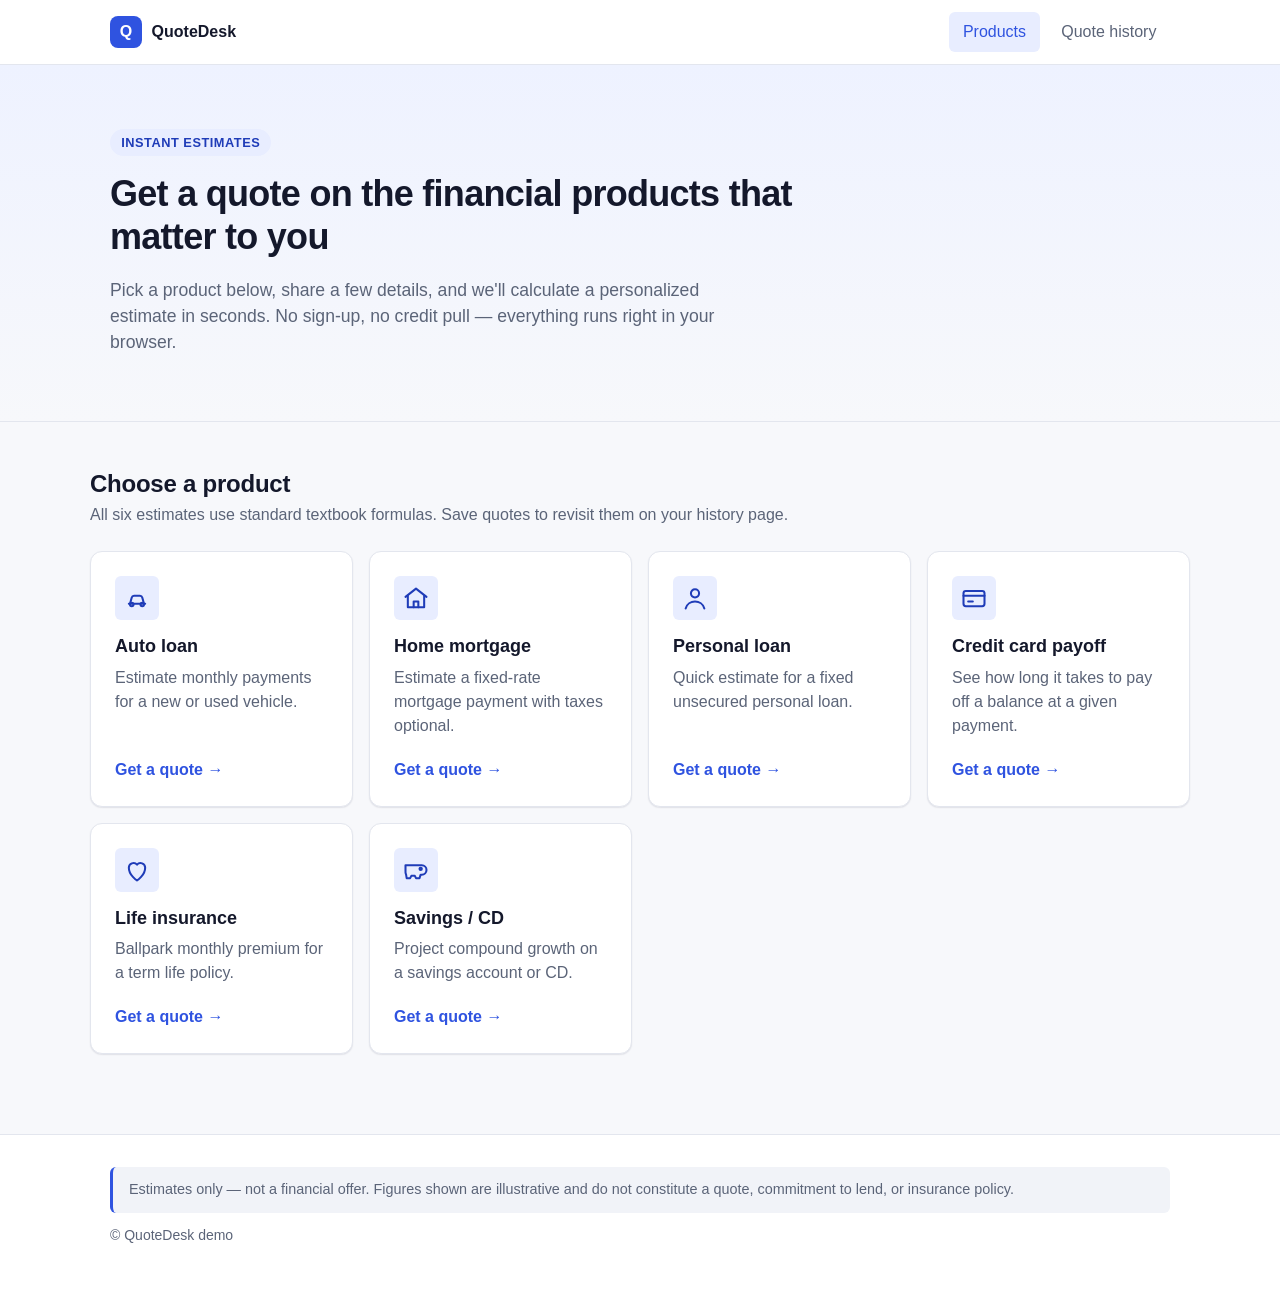
<file: index.html>
<!DOCTYPE html>
<html lang="en">
<head>
    <meta charset="UTF-8">
    <meta name="viewport" content="width=device-width, initial-scale=1.0">
    <title>QuoteDesk — Financial product quotes</title>
    <link rel="stylesheet" href="style.css">
</head>
<body>
    <header class="site-header">
        <div class="container site-header__inner">
            <a class="brand" href="index.html">
                <span class="brand__mark">Q</span>
                <span class="brand__name">QuoteDesk</span>
            </a>
            <nav class="site-nav" aria-label="Primary">
                <a href="index.html" class="site-nav__link is-active">Products</a>
                <a href="history.html" class="site-nav__link">Quote history</a>
            </nav>
        </div>
    </header>

    <main>
        <section class="hero">
            <div class="container">
                <p class="hero__eyebrow">Instant estimates</p>
                <h1 class="hero__title">Get a quote on the financial products that matter to you</h1>
                <p class="hero__lede">Pick a product below, share a few details, and we'll calculate a personalized estimate in seconds. No sign-up, no credit pull — everything runs right in your browser.</p>
            </div>
        </section>

        <section class="container section">
            <div class="section__head">
                <h2>Choose a product</h2>
                <p class="muted">All six estimates use standard textbook formulas. Save quotes to revisit them on your history page.</p>
            </div>
            <div id="product-grid" class="grid grid--cards" aria-label="Available products"></div>
        </section>
    </main>

    <footer class="site-footer">
        <div class="container">
            <p class="disclaimer">Estimates only — not a financial offer. Figures shown are illustrative and do not constitute a quote, commitment to lend, or insurance policy.</p>
            <p class="muted small">&copy; QuoteDesk demo</p>
        </div>
    </footer>

    <script type="module">
        import { products } from './js/products.js';

        const grid = document.getElementById('product-grid');
        grid.innerHTML = products.map(p => `
            <a class="card product-card" href="${p.page}">
                <div class="product-card__icon" aria-hidden="true">${p.icon}</div>
                <h3 class="product-card__title">${p.name}</h3>
                <p class="product-card__blurb">${p.blurb}</p>
                <span class="product-card__cta">Get a quote &rarr;</span>
            </a>
        `).join('');
    </script>
</body>
</html>
</file>
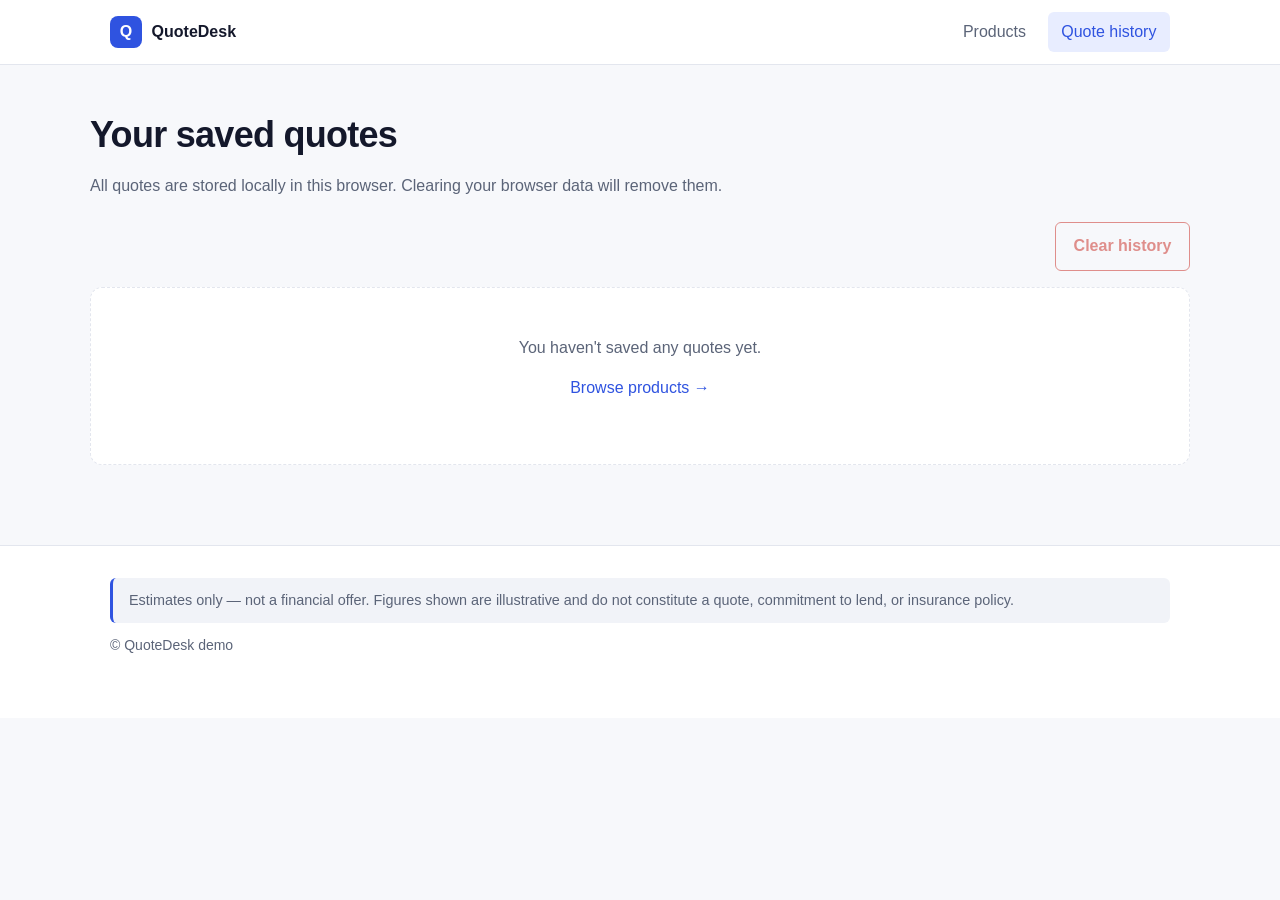
<file: history.html>
<!DOCTYPE html>
<html lang="en">
<head>
    <meta charset="UTF-8">
    <meta name="viewport" content="width=device-width, initial-scale=1.0">
    <title>Quote history — QuoteDesk</title>
    <link rel="stylesheet" href="style.css">
</head>
<body>
    <header class="site-header">
        <div class="container site-header__inner">
            <a class="brand" href="index.html">
                <span class="brand__mark">Q</span>
                <span class="brand__name">QuoteDesk</span>
            </a>
            <nav class="site-nav" aria-label="Primary">
                <a href="index.html" class="site-nav__link">Products</a>
                <a href="history.html" class="site-nav__link is-active">Quote history</a>
            </nav>
        </div>
    </header>

    <main class="container section">
        <div class="section__head">
            <h1>Your saved quotes</h1>
            <p class="muted">All quotes are stored locally in this browser. Clearing your browser data will remove them.</p>
        </div>

        <div class="history-actions">
            <button id="clear-btn" class="btn btn--danger" type="button">Clear history</button>
        </div>

        <div id="history"></div>
    </main>

    <footer class="site-footer">
        <div class="container">
            <p class="disclaimer">Estimates only — not a financial offer. Figures shown are illustrative and do not constitute a quote, commitment to lend, or insurance policy.</p>
            <p class="muted small">&copy; QuoteDesk demo</p>
        </div>
    </footer>

    <script type="module">
        import { listQuotes, clearQuotes } from './js/storage.js';
        import { getProduct } from './js/products.js';
        import { formatDate } from './js/ui.js';

        const root = document.getElementById('history');
        const clearBtn = document.getElementById('clear-btn');

        function summarizeInputs(inputs) {
            return Object.entries(inputs)
                .map(([k, v]) => `${k}: ${v}`)
                .join(' · ');
        }

        function render() {
            const quotes = listQuotes();
            if (quotes.length === 0) {
                root.innerHTML = `
                    <div class="empty-state">
                        <p>You haven't saved any quotes yet.</p>
                        <p><a href="index.html">Browse products &rarr;</a></p>
                    </div>
                `;
                clearBtn.disabled = true;
                return;
            }
            clearBtn.disabled = false;

            // Group by productId
            const groups = new Map();
            for (const q of quotes) {
                if (!groups.has(q.productId)) groups.set(q.productId, []);
                groups.get(q.productId).push(q);
            }

            root.innerHTML = Array.from(groups.entries()).map(([pid, items]) => {
                const product = getProduct(pid);
                const name = product?.name ?? items[0].productName ?? pid;
                return `
                    <section class="history-group">
                        <div class="history-group__head">
                            ${product ? `<div class="product-card__icon" aria-hidden="true">${product.icon}</div>` : ''}
                            <h2>${name}</h2>
                            <span class="history-group__count">${items.length} quote${items.length === 1 ? '' : 's'}</span>
                        </div>
                        ${items.map(q => `
                            <article class="history-item">
                                <div class="history-item__headline">${q.headline}</div>
                                <div class="history-item__time">${formatDate(q.savedAt)}</div>
                                <div class="history-item__inputs">${summarizeInputs(q.inputs)}</div>
                            </article>
                        `).join('')}
                    </section>
                `;
            }).join('');
        }

        clearBtn.addEventListener('click', () => {
            if (!confirm('Clear all saved quotes?')) return;
            clearQuotes();
            render();
        });

        render();
    </script>
</body>
</html>
</file>
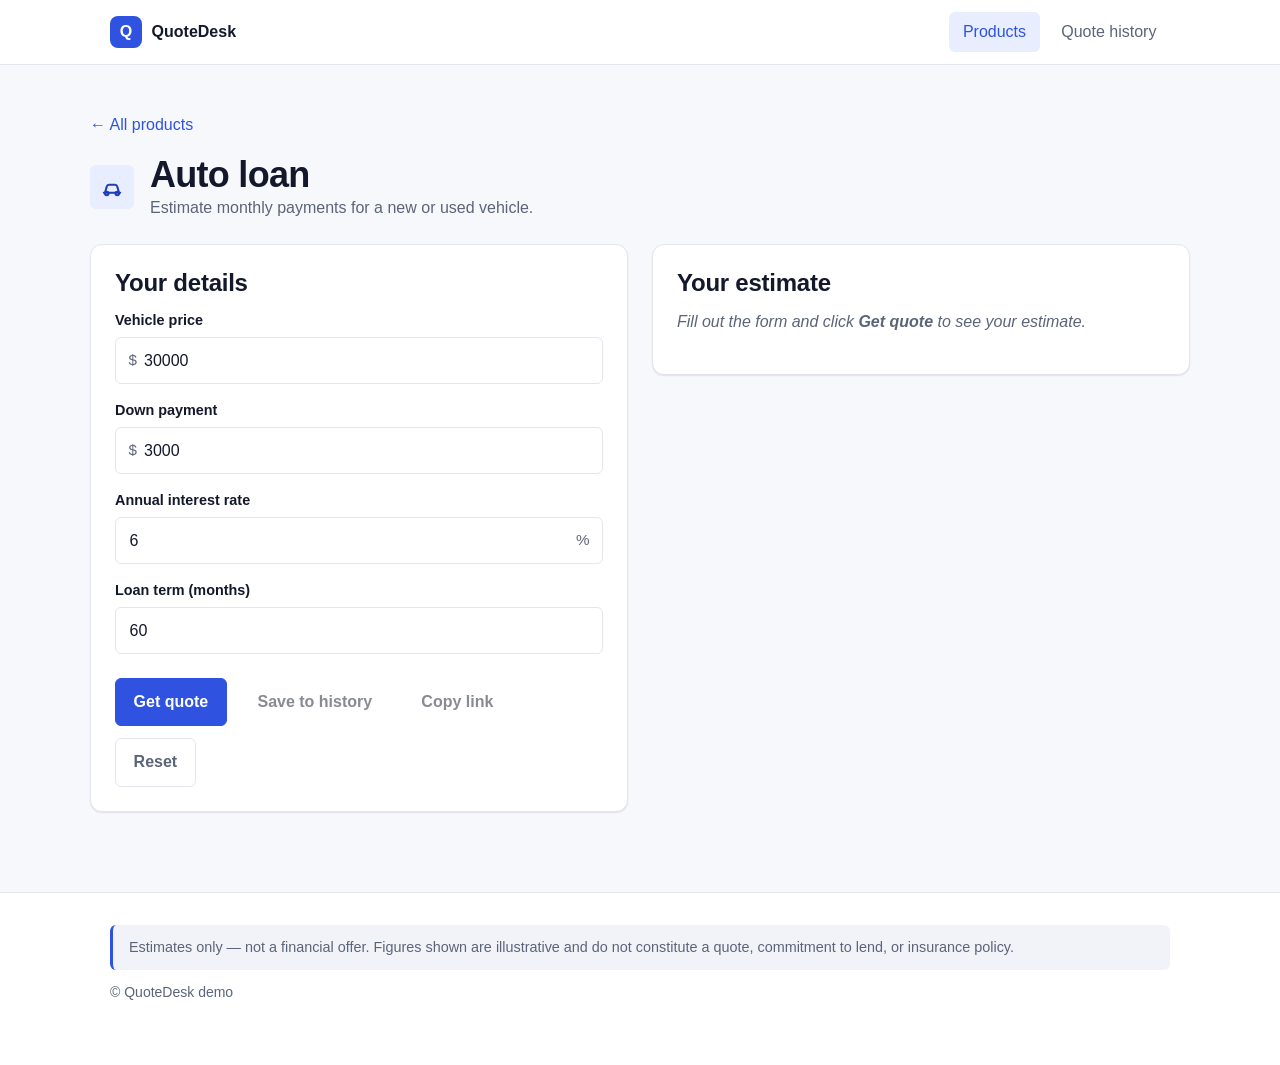
<file: quote-auto.html>
<!DOCTYPE html>
<html lang="en">
<head>
    <meta charset="UTF-8">
    <meta name="viewport" content="width=device-width, initial-scale=1.0">
    <title>Auto loan quote — QuoteDesk</title>
    <link rel="stylesheet" href="style.css">
</head>
<body>
    <header class="site-header">
        <div class="container site-header__inner">
            <a class="brand" href="index.html">
                <span class="brand__mark">Q</span>
                <span class="brand__name">QuoteDesk</span>
            </a>
            <nav class="site-nav" aria-label="Primary">
                <a href="index.html" class="site-nav__link is-active">Products</a>
                <a href="history.html" class="site-nav__link">Quote history</a>
            </nav>
        </div>
    </header>

    <main class="container section">
        <p><a href="index.html">&larr; All products</a></p>
        <div id="quote-header" class="quote-header"></div>

        <div class="quote-layout">
            <section class="card" aria-labelledby="form-heading">
                <h2 id="form-heading" style="margin-top:0">Your details</h2>
                <form id="quote-form" class="form" novalidate></form>
            </section>
            <section class="card" aria-live="polite" aria-labelledby="result-heading">
                <h2 id="result-heading" style="margin-top:0">Your estimate</h2>
                <div id="quote-result"></div>
            </section>
        </div>
    </main>

    <footer class="site-footer">
        <div class="container">
            <p class="disclaimer">Estimates only — not a financial offer. Figures shown are illustrative and do not constitute a quote, commitment to lend, or insurance policy.</p>
            <p class="muted small">&copy; QuoteDesk demo</p>
        </div>
    </footer>

    <script type="module">
        import { initQuotePage } from './js/ui.js';
        initQuotePage('auto');
    </script>
</body>
</html>
</file>
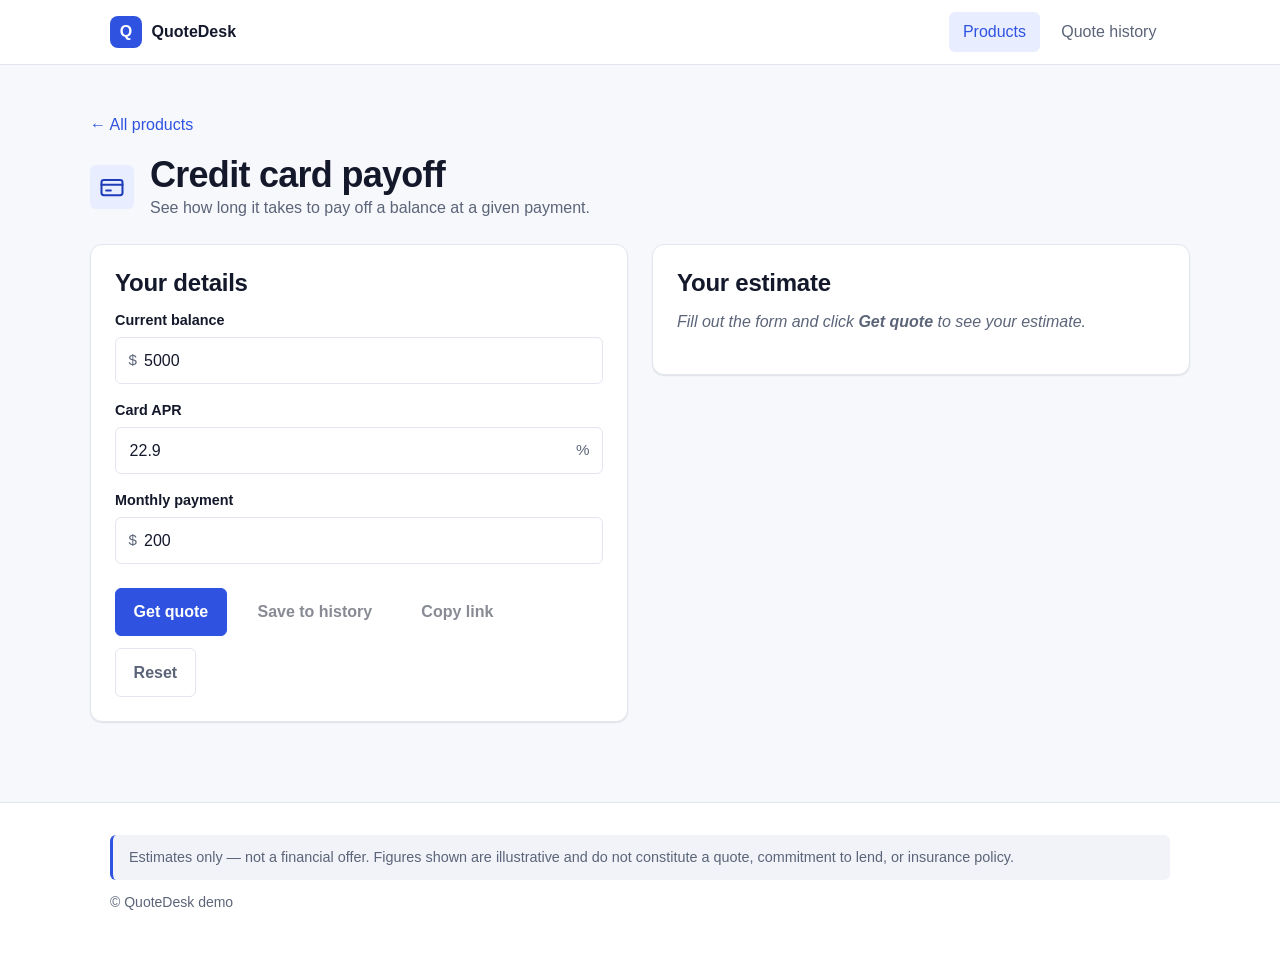
<file: quote-credit.html>
<!DOCTYPE html>
<html lang="en">
<head>
    <meta charset="UTF-8">
    <meta name="viewport" content="width=device-width, initial-scale=1.0">
    <title>Credit card payoff — QuoteDesk</title>
    <link rel="stylesheet" href="style.css">
</head>
<body>
    <header class="site-header">
        <div class="container site-header__inner">
            <a class="brand" href="index.html">
                <span class="brand__mark">Q</span>
                <span class="brand__name">QuoteDesk</span>
            </a>
            <nav class="site-nav" aria-label="Primary">
                <a href="index.html" class="site-nav__link is-active">Products</a>
                <a href="history.html" class="site-nav__link">Quote history</a>
            </nav>
        </div>
    </header>

    <main class="container section">
        <p><a href="index.html">&larr; All products</a></p>
        <div id="quote-header" class="quote-header"></div>

        <div class="quote-layout">
            <section class="card" aria-labelledby="form-heading">
                <h2 id="form-heading" style="margin-top:0">Your details</h2>
                <form id="quote-form" class="form" novalidate></form>
            </section>
            <section class="card" aria-live="polite" aria-labelledby="result-heading">
                <h2 id="result-heading" style="margin-top:0">Your estimate</h2>
                <div id="quote-result"></div>
            </section>
        </div>
    </main>

    <footer class="site-footer">
        <div class="container">
            <p class="disclaimer">Estimates only — not a financial offer. Figures shown are illustrative and do not constitute a quote, commitment to lend, or insurance policy.</p>
            <p class="muted small">&copy; QuoteDesk demo</p>
        </div>
    </footer>

    <script type="module">
        import { initQuotePage } from './js/ui.js';
        initQuotePage('credit');
    </script>
</body>
</html>
</file>
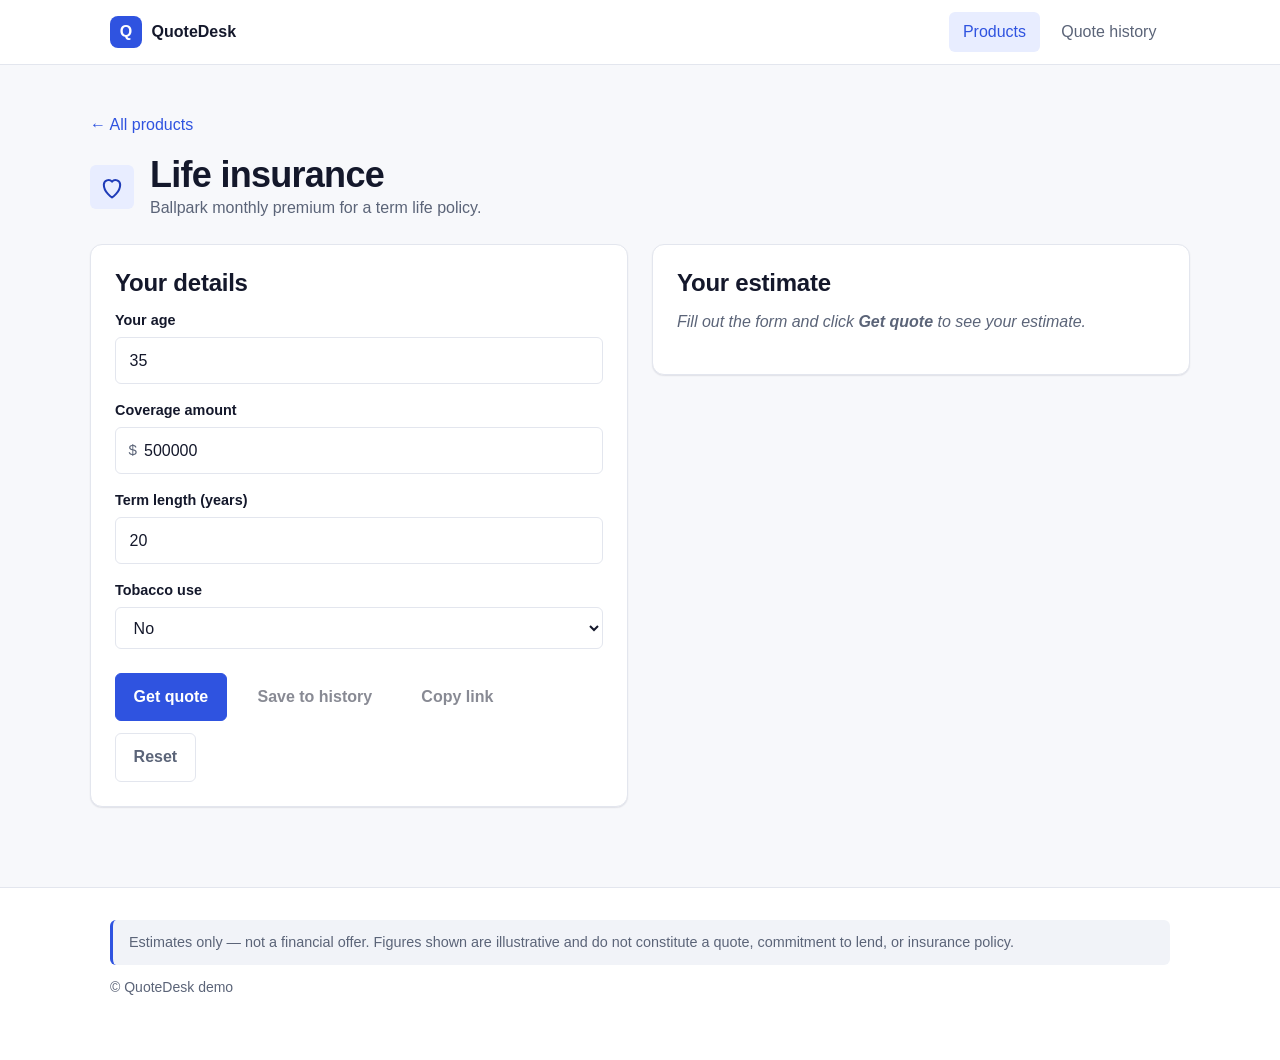
<file: quote-life.html>
<!DOCTYPE html>
<html lang="en">
<head>
    <meta charset="UTF-8">
    <meta name="viewport" content="width=device-width, initial-scale=1.0">
    <title>Life insurance quote — QuoteDesk</title>
    <link rel="stylesheet" href="style.css">
</head>
<body>
    <header class="site-header">
        <div class="container site-header__inner">
            <a class="brand" href="index.html">
                <span class="brand__mark">Q</span>
                <span class="brand__name">QuoteDesk</span>
            </a>
            <nav class="site-nav" aria-label="Primary">
                <a href="index.html" class="site-nav__link is-active">Products</a>
                <a href="history.html" class="site-nav__link">Quote history</a>
            </nav>
        </div>
    </header>

    <main class="container section">
        <p><a href="index.html">&larr; All products</a></p>
        <div id="quote-header" class="quote-header"></div>

        <div class="quote-layout">
            <section class="card" aria-labelledby="form-heading">
                <h2 id="form-heading" style="margin-top:0">Your details</h2>
                <form id="quote-form" class="form" novalidate></form>
            </section>
            <section class="card" aria-live="polite" aria-labelledby="result-heading">
                <h2 id="result-heading" style="margin-top:0">Your estimate</h2>
                <div id="quote-result"></div>
            </section>
        </div>
    </main>

    <footer class="site-footer">
        <div class="container">
            <p class="disclaimer">Estimates only — not a financial offer. Figures shown are illustrative and do not constitute a quote, commitment to lend, or insurance policy.</p>
            <p class="muted small">&copy; QuoteDesk demo</p>
        </div>
    </footer>

    <script type="module">
        import { initQuotePage } from './js/ui.js';
        initQuotePage('life');
    </script>
</body>
</html>
</file>
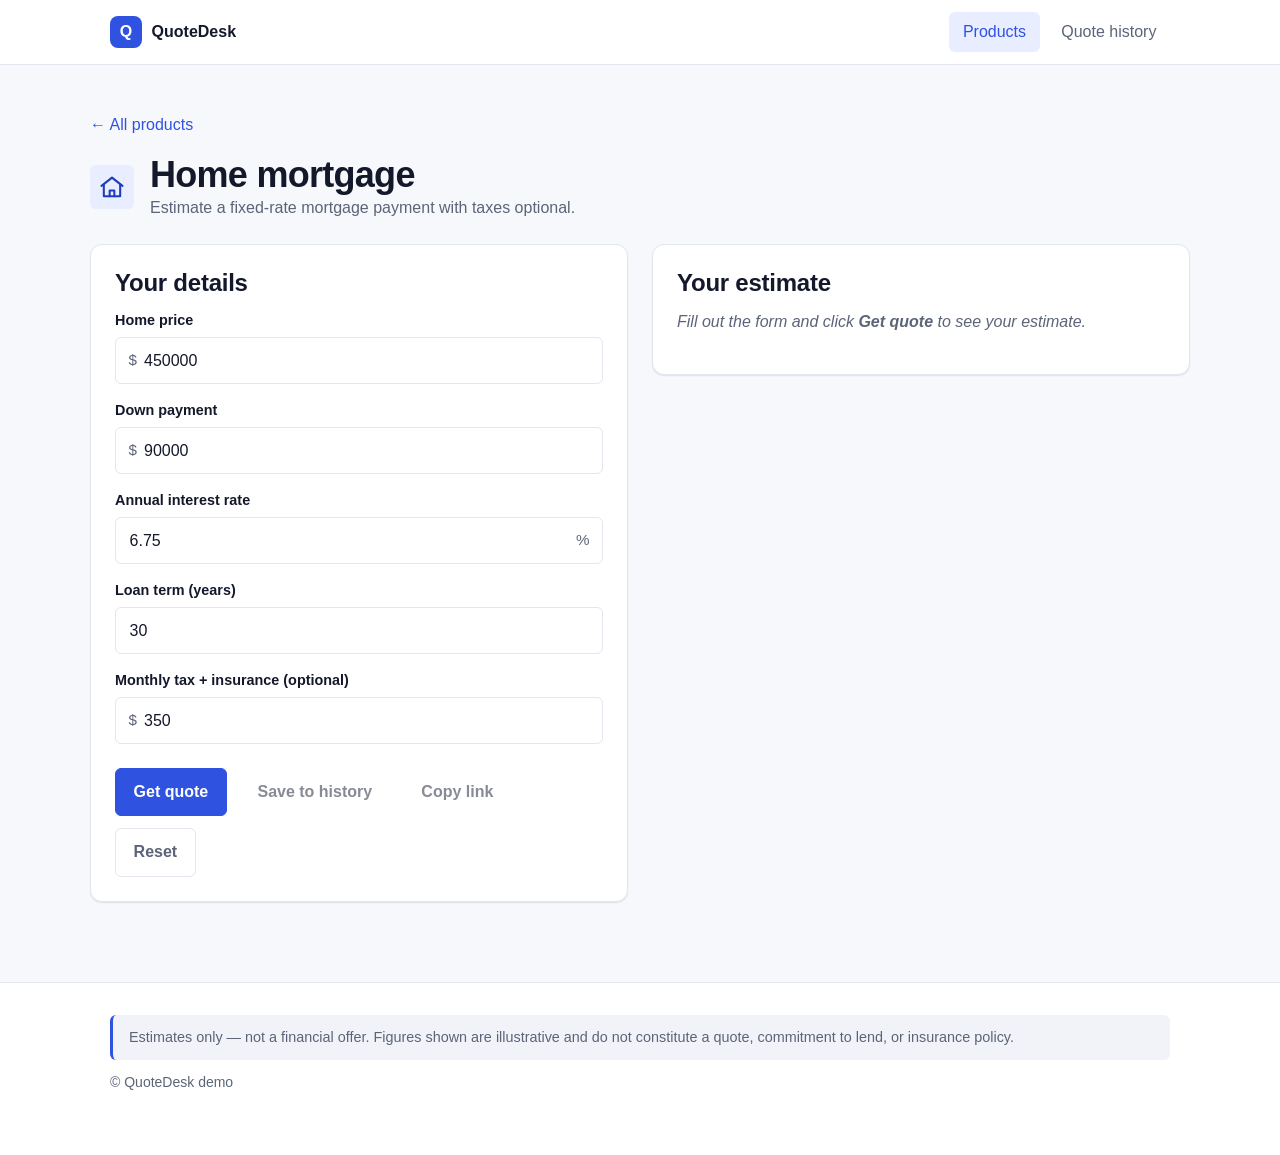
<file: quote-mortgage.html>
<!DOCTYPE html>
<html lang="en">
<head>
    <meta charset="UTF-8">
    <meta name="viewport" content="width=device-width, initial-scale=1.0">
    <title>Mortgage quote — QuoteDesk</title>
    <link rel="stylesheet" href="style.css">
</head>
<body>
    <header class="site-header">
        <div class="container site-header__inner">
            <a class="brand" href="index.html">
                <span class="brand__mark">Q</span>
                <span class="brand__name">QuoteDesk</span>
            </a>
            <nav class="site-nav" aria-label="Primary">
                <a href="index.html" class="site-nav__link is-active">Products</a>
                <a href="history.html" class="site-nav__link">Quote history</a>
            </nav>
        </div>
    </header>

    <main class="container section">
        <p><a href="index.html">&larr; All products</a></p>
        <div id="quote-header" class="quote-header"></div>

        <div class="quote-layout">
            <section class="card" aria-labelledby="form-heading">
                <h2 id="form-heading" style="margin-top:0">Your details</h2>
                <form id="quote-form" class="form" novalidate></form>
            </section>
            <section class="card" aria-live="polite" aria-labelledby="result-heading">
                <h2 id="result-heading" style="margin-top:0">Your estimate</h2>
                <div id="quote-result"></div>
            </section>
        </div>
    </main>

    <footer class="site-footer">
        <div class="container">
            <p class="disclaimer">Estimates only — not a financial offer. Figures shown are illustrative and do not constitute a quote, commitment to lend, or insurance policy.</p>
            <p class="muted small">&copy; QuoteDesk demo</p>
        </div>
    </footer>

    <script type="module">
        import { initQuotePage } from './js/ui.js';
        initQuotePage('mortgage');
    </script>
</body>
</html>
</file>
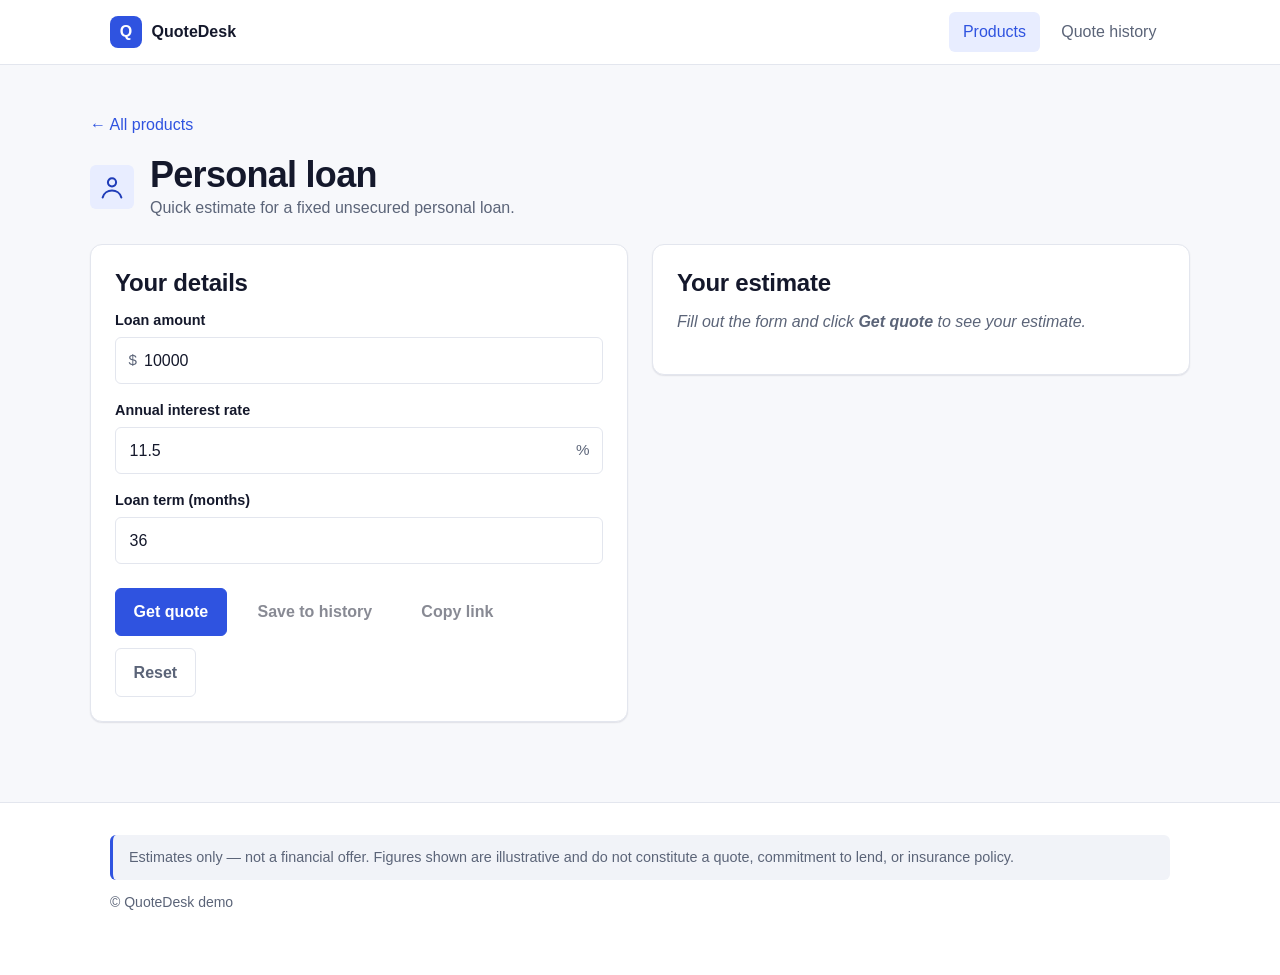
<file: quote-personal.html>
<!DOCTYPE html>
<html lang="en">
<head>
    <meta charset="UTF-8">
    <meta name="viewport" content="width=device-width, initial-scale=1.0">
    <title>Personal loan quote — QuoteDesk</title>
    <link rel="stylesheet" href="style.css">
</head>
<body>
    <header class="site-header">
        <div class="container site-header__inner">
            <a class="brand" href="index.html">
                <span class="brand__mark">Q</span>
                <span class="brand__name">QuoteDesk</span>
            </a>
            <nav class="site-nav" aria-label="Primary">
                <a href="index.html" class="site-nav__link is-active">Products</a>
                <a href="history.html" class="site-nav__link">Quote history</a>
            </nav>
        </div>
    </header>

    <main class="container section">
        <p><a href="index.html">&larr; All products</a></p>
        <div id="quote-header" class="quote-header"></div>

        <div class="quote-layout">
            <section class="card" aria-labelledby="form-heading">
                <h2 id="form-heading" style="margin-top:0">Your details</h2>
                <form id="quote-form" class="form" novalidate></form>
            </section>
            <section class="card" aria-live="polite" aria-labelledby="result-heading">
                <h2 id="result-heading" style="margin-top:0">Your estimate</h2>
                <div id="quote-result"></div>
            </section>
        </div>
    </main>

    <footer class="site-footer">
        <div class="container">
            <p class="disclaimer">Estimates only — not a financial offer. Figures shown are illustrative and do not constitute a quote, commitment to lend, or insurance policy.</p>
            <p class="muted small">&copy; QuoteDesk demo</p>
        </div>
    </footer>

    <script type="module">
        import { initQuotePage } from './js/ui.js';
        initQuotePage('personal');
    </script>
</body>
</html>
</file>
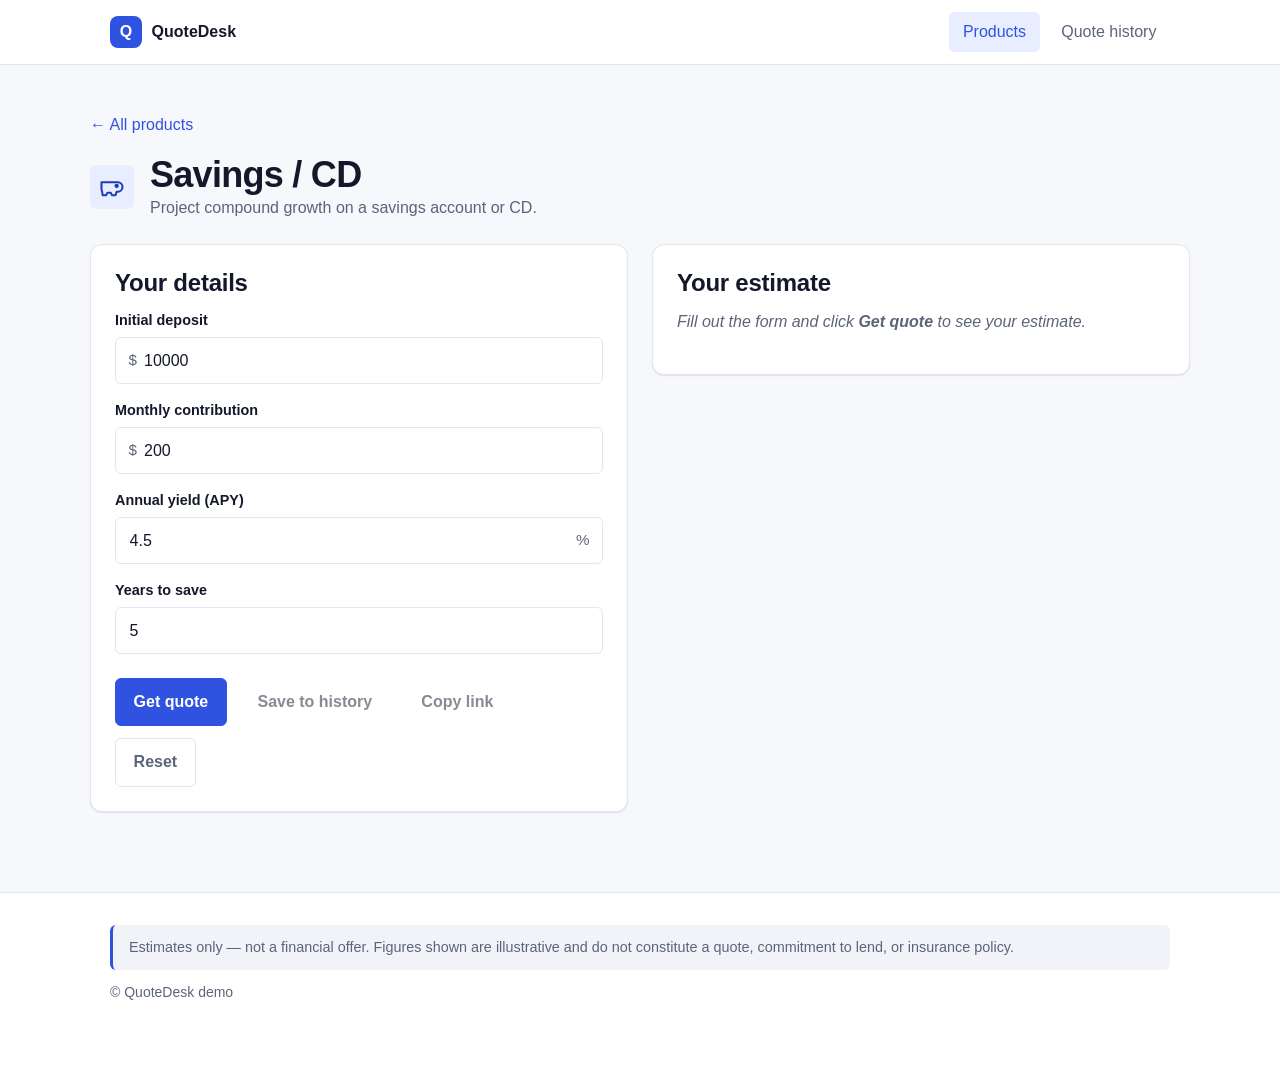
<file: quote-savings.html>
<!DOCTYPE html>
<html lang="en">
<head>
    <meta charset="UTF-8">
    <meta name="viewport" content="width=device-width, initial-scale=1.0">
    <title>Savings / CD quote — QuoteDesk</title>
    <link rel="stylesheet" href="style.css">
</head>
<body>
    <header class="site-header">
        <div class="container site-header__inner">
            <a class="brand" href="index.html">
                <span class="brand__mark">Q</span>
                <span class="brand__name">QuoteDesk</span>
            </a>
            <nav class="site-nav" aria-label="Primary">
                <a href="index.html" class="site-nav__link is-active">Products</a>
                <a href="history.html" class="site-nav__link">Quote history</a>
            </nav>
        </div>
    </header>

    <main class="container section">
        <p><a href="index.html">&larr; All products</a></p>
        <div id="quote-header" class="quote-header"></div>

        <div class="quote-layout">
            <section class="card" aria-labelledby="form-heading">
                <h2 id="form-heading" style="margin-top:0">Your details</h2>
                <form id="quote-form" class="form" novalidate></form>
            </section>
            <section class="card" aria-live="polite" aria-labelledby="result-heading">
                <h2 id="result-heading" style="margin-top:0">Your estimate</h2>
                <div id="quote-result"></div>
            </section>
        </div>
    </main>

    <footer class="site-footer">
        <div class="container">
            <p class="disclaimer">Estimates only — not a financial offer. Figures shown are illustrative and do not constitute a quote, commitment to lend, or insurance policy.</p>
            <p class="muted small">&copy; QuoteDesk demo</p>
        </div>
    </footer>

    <script type="module">
        import { initQuotePage } from './js/ui.js';
        initQuotePage('savings');
    </script>
</body>
</html>
</file>
<file: style.css>
:root {
    --color-bg: #f7f8fb;
    --color-surface: #ffffff;
    --color-surface-2: #f1f3f8;
    --color-border: #e3e6ee;
    --color-text: #14182b;
    --color-text-muted: #5b6478;
    --color-accent: #2f53e0;
    --color-accent-strong: #1f3cb8;
    --color-accent-soft: #e8edff;
    --color-success: #137a48;
    --color-danger: #c8261d;
    --radius-sm: 6px;
    --radius-md: 12px;
    --radius-lg: 18px;
    --shadow-sm: 0 1px 2px rgba(20, 24, 43, 0.06), 0 1px 1px rgba(20, 24, 43, 0.04);
    --shadow-md: 0 6px 24px rgba(20, 24, 43, 0.08);
    --font-sans: -apple-system, BlinkMacSystemFont, "Segoe UI", Roboto, "Helvetica Neue", Arial, sans-serif;
    --max-width: 1100px;
}

* { box-sizing: border-box; }

html, body {
    margin: 0;
    padding: 0;
    background: var(--color-bg);
    color: var(--color-text);
    font-family: var(--font-sans);
    font-size: 16px;
    line-height: 1.5;
    -webkit-font-smoothing: antialiased;
}

a { color: var(--color-accent); text-decoration: none; }
a:hover { color: var(--color-accent-strong); }

h1, h2, h3, h4 { margin: 0 0 0.5em; line-height: 1.2; color: var(--color-text); }
h1 { font-size: 2.25rem; letter-spacing: -0.02em; }
h2 { font-size: 1.5rem; letter-spacing: -0.01em; }
h3 { font-size: 1.125rem; }

p { margin: 0 0 1em; }
.muted { color: var(--color-text-muted); }
.small { font-size: 0.875rem; }

.container {
    max-width: var(--max-width);
    margin: 0 auto;
    padding: 0 1.25rem;
}

/* ---------- header / footer ---------- */
.site-header {
    background: var(--color-surface);
    border-bottom: 1px solid var(--color-border);
    position: sticky;
    top: 0;
    z-index: 10;
}
.site-header__inner {
    display: flex;
    align-items: center;
    justify-content: space-between;
    height: 64px;
}
.brand {
    display: inline-flex;
    align-items: center;
    gap: 0.6rem;
    font-weight: 700;
    color: var(--color-text);
}
.brand:hover { color: var(--color-text); }
.brand__mark {
    width: 32px;
    height: 32px;
    border-radius: 8px;
    background: var(--color-accent);
    color: #fff;
    display: inline-flex;
    align-items: center;
    justify-content: center;
    font-weight: 700;
}
.site-nav { display: flex; gap: 0.5rem; }
.site-nav__link {
    padding: 0.5rem 0.85rem;
    border-radius: var(--radius-sm);
    color: var(--color-text-muted);
    font-weight: 500;
}
.site-nav__link:hover { background: var(--color-surface-2); color: var(--color-text); }
.site-nav__link.is-active { color: var(--color-accent); background: var(--color-accent-soft); }

.site-footer {
    margin-top: 4rem;
    padding: 2rem 0 3rem;
    border-top: 1px solid var(--color-border);
    background: var(--color-surface);
}
.disclaimer {
    background: var(--color-surface-2);
    color: var(--color-text-muted);
    border-left: 3px solid var(--color-accent);
    padding: 0.75rem 1rem;
    border-radius: var(--radius-sm);
    margin: 0 0 0.75rem;
    font-size: 0.9rem;
}

/* ---------- hero ---------- */
.hero {
    background: linear-gradient(180deg, #eef2ff 0%, var(--color-bg) 100%);
    padding: 4rem 0 3rem;
    border-bottom: 1px solid var(--color-border);
}
.hero__eyebrow {
    display: inline-block;
    color: var(--color-accent-strong);
    background: var(--color-accent-soft);
    padding: 0.25rem 0.7rem;
    border-radius: 999px;
    font-size: 0.8rem;
    font-weight: 600;
    text-transform: uppercase;
    letter-spacing: 0.04em;
    margin: 0 0 1rem;
}
.hero__title { max-width: 720px; }
.hero__lede { max-width: 640px; font-size: 1.1rem; color: var(--color-text-muted); }

/* ---------- sections / grid ---------- */
.section { padding: 3rem 0 1rem; }
.section__head { margin-bottom: 1.5rem; }
.section__head h2 { margin-bottom: 0.25rem; }

.grid {
    display: grid;
    gap: 1rem;
}
.grid--cards {
    grid-template-columns: repeat(auto-fill, minmax(260px, 1fr));
}

/* ---------- cards ---------- */
.card {
    background: var(--color-surface);
    border: 1px solid var(--color-border);
    border-radius: var(--radius-md);
    padding: 1.5rem;
    box-shadow: var(--shadow-sm);
    display: block;
    color: var(--color-text);
    transition: transform 120ms ease, box-shadow 120ms ease, border-color 120ms ease;
}
a.card:hover {
    transform: translateY(-2px);
    box-shadow: var(--shadow-md);
    border-color: var(--color-accent);
    color: var(--color-text);
}
.product-card {
    display: flex;
    flex-direction: column;
    gap: 0.5rem;
}
.product-card__icon {
    width: 44px;
    height: 44px;
    display: inline-flex;
    align-items: center;
    justify-content: center;
    border-radius: var(--radius-sm);
    background: var(--color-accent-soft);
    color: var(--color-accent-strong);
    margin-bottom: 0.5rem;
}
.product-card__title { margin: 0; }
.product-card__blurb { color: var(--color-text-muted); flex: 1; margin: 0; }
.product-card__cta {
    color: var(--color-accent);
    font-weight: 600;
    margin-top: 0.75rem;
}

/* ---------- quote page layout ---------- */
.quote-layout {
    display: grid;
    grid-template-columns: minmax(0, 1fr) minmax(0, 1fr);
    gap: 1.5rem;
    align-items: start;
}
@media (max-width: 820px) {
    .quote-layout { grid-template-columns: 1fr; }
}
.quote-header {
    display: flex;
    align-items: center;
    gap: 1rem;
    margin-bottom: 1.5rem;
}
.quote-header .product-card__icon { margin: 0; }
.quote-header h1 { margin: 0; }

/* ---------- forms ---------- */
.form { display: grid; gap: 1rem; }
.form-row {
    display: flex;
    flex-direction: column;
    gap: 0.35rem;
}
.form-row label {
    font-weight: 600;
    font-size: 0.9rem;
    color: var(--color-text);
}
.input-wrap {
    position: relative;
    display: flex;
    align-items: center;
}
.input-wrap input,
.input-wrap select {
    width: 100%;
    padding: 0.65rem 0.85rem;
    border: 1px solid var(--color-border);
    border-radius: var(--radius-sm);
    font: inherit;
    color: var(--color-text);
    background: var(--color-surface);
    transition: border-color 120ms ease, box-shadow 120ms ease;
}
.input-wrap input:focus,
.input-wrap select:focus {
    outline: none;
    border-color: var(--color-accent);
    box-shadow: 0 0 0 3px var(--color-accent-soft);
}
.input-wrap.has-prefix input { padding-left: 1.75rem; }
.input-wrap.has-suffix input { padding-right: 2rem; }
.input-affix {
    position: absolute;
    color: var(--color-text-muted);
    pointer-events: none;
    font-size: 0.95rem;
}
.input-affix.prefix { left: 0.85rem; }
.input-affix.suffix { right: 0.85rem; }

.form-actions {
    display: flex;
    gap: 0.75rem;
    flex-wrap: wrap;
    margin-top: 0.5rem;
}

.btn {
    display: inline-flex;
    align-items: center;
    justify-content: center;
    padding: 0.7rem 1.1rem;
    border-radius: var(--radius-sm);
    border: 1px solid transparent;
    font: inherit;
    font-weight: 600;
    cursor: pointer;
    background: var(--color-surface);
    color: var(--color-text);
    transition: background 120ms ease, color 120ms ease, border-color 120ms ease, transform 80ms ease;
}
.btn:hover { background: var(--color-surface-2); }
.btn:active { transform: translateY(1px); }
.btn--primary {
    background: var(--color-accent);
    color: #fff;
    border-color: var(--color-accent);
}
.btn--primary:hover { background: var(--color-accent-strong); color: #fff; }
.btn--ghost {
    background: transparent;
    border-color: var(--color-border);
    color: var(--color-text-muted);
}
.btn--ghost:hover { background: var(--color-surface-2); color: var(--color-text); }
.btn--danger {
    background: transparent;
    border-color: var(--color-danger);
    color: var(--color-danger);
}
.btn--danger:hover { background: var(--color-danger); color: #fff; }
.btn[disabled] { opacity: 0.5; cursor: not-allowed; }

.form-error {
    background: #fdecea;
    color: var(--color-danger);
    border: 1px solid #f5c1bd;
    padding: 0.65rem 0.85rem;
    border-radius: var(--radius-sm);
    font-size: 0.9rem;
}

/* ---------- quote result ---------- */
.quote-result__empty {
    color: var(--color-text-muted);
    font-style: italic;
}
.quote-result__headline {
    font-size: 1.75rem;
    font-weight: 700;
    color: var(--color-accent-strong);
    margin: 0 0 1rem;
}
.quote-result__list {
    list-style: none;
    padding: 0;
    margin: 0 0 1rem;
    border-top: 1px solid var(--color-border);
}
.quote-result__list li {
    display: flex;
    justify-content: space-between;
    gap: 1rem;
    padding: 0.6rem 0;
    border-bottom: 1px solid var(--color-border);
}
.quote-result__list dt,
.quote-result__list .label { color: var(--color-text-muted); }
.quote-result__list .value { font-weight: 600; }

.saved-flash {
    background: #e7f6ee;
    color: var(--color-success);
    border: 1px solid #bce0ca;
    padding: 0.55rem 0.85rem;
    border-radius: var(--radius-sm);
    font-size: 0.9rem;
    margin-bottom: 0.75rem;
}

/* ---------- history ---------- */
.history-group { margin-bottom: 2.5rem; }
.history-group__head {
    display: flex;
    align-items: center;
    gap: 0.75rem;
    margin-bottom: 0.75rem;
}
.history-group__head h2 { margin: 0; }
.history-group__count {
    color: var(--color-text-muted);
    font-size: 0.9rem;
}
.history-item {
    display: grid;
    grid-template-columns: 1fr auto;
    gap: 0.5rem 1rem;
    padding: 1rem 1.25rem;
    border: 1px solid var(--color-border);
    border-radius: var(--radius-md);
    background: var(--color-surface);
    margin-bottom: 0.75rem;
}
.history-item__headline {
    font-weight: 700;
    color: var(--color-accent-strong);
}
.history-item__time {
    color: var(--color-text-muted);
    font-size: 0.85rem;
    text-align: right;
}
.history-item__inputs {
    grid-column: 1 / -1;
    color: var(--color-text-muted);
    font-size: 0.9rem;
}

.history-actions {
    display: flex;
    justify-content: flex-end;
    margin-bottom: 1rem;
}

.empty-state {
    text-align: center;
    padding: 3rem 1rem;
    border: 1px dashed var(--color-border);
    border-radius: var(--radius-md);
    color: var(--color-text-muted);
    background: var(--color-surface);
}

/* ---------- print ---------- */
@media print {
    .site-header, .site-footer, .form-actions, .history-actions, .btn { display: none !important; }
    body { background: #fff; }
    .card, .history-item { box-shadow: none; border-color: #ccc; }
}
</file>
